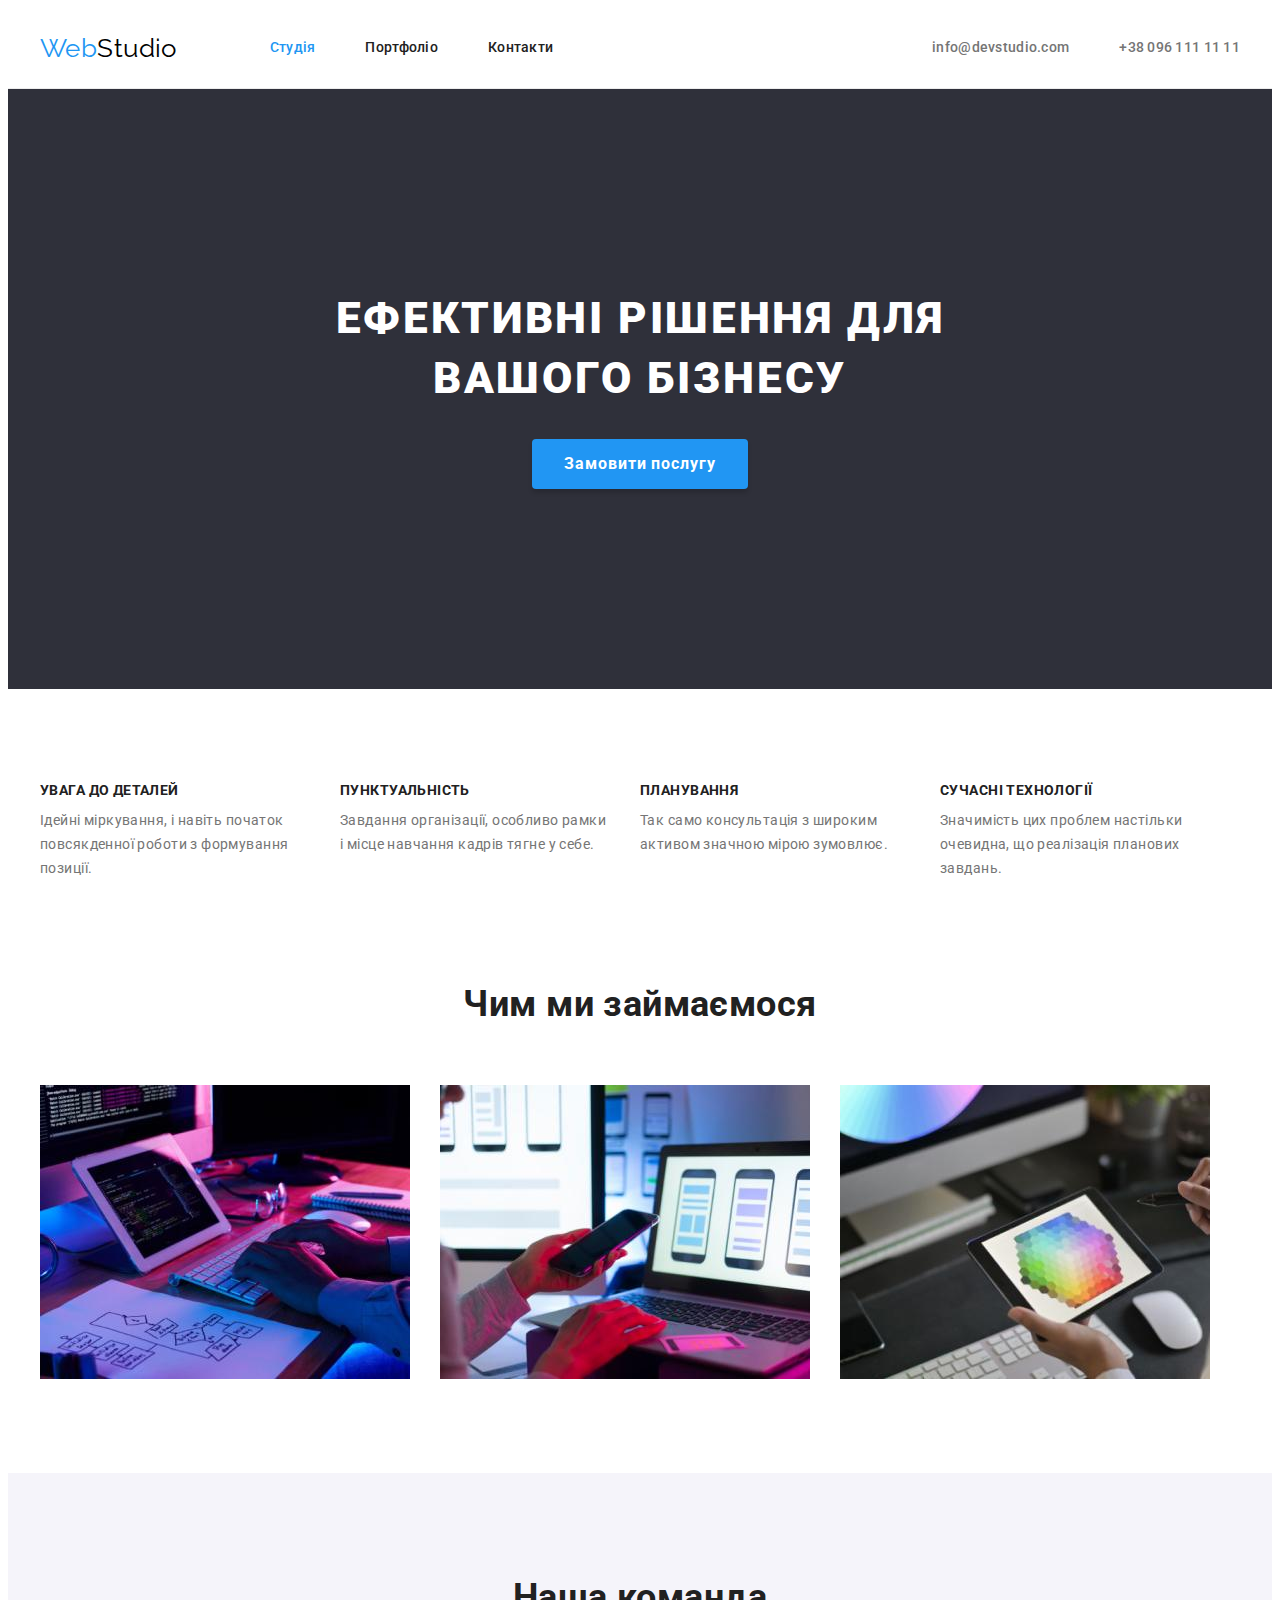
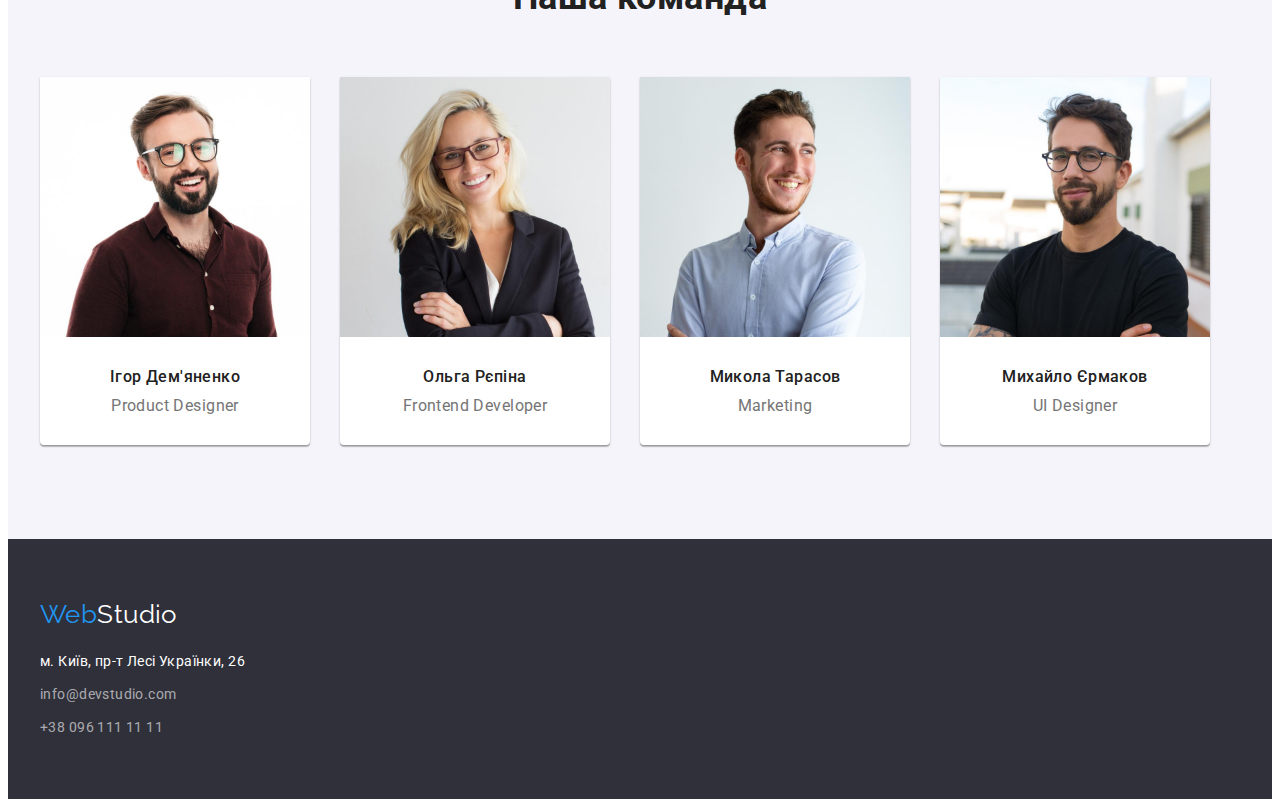
<file: index.html>
<!DOCTYPE html>
<html lang="uk">
  <head>
    <meta charset="UTF-8" />
    <meta http-equiv="X-UA-Compatible" content="IE=edge" />
    <meta name="viewport" content="width=device-width, initial-scale=1.0" />
    <title>Web Studio</title>
    <link rel="preconnect" href="https://fonts.googleapis.com" />
    <link rel="preconnect" href="https://fonts.gstatic.com" crossorigin />
    <link
      href="https://fonts.googleapis.com/css2?family=Raleway:wght@700&family=Roboto:wght@400;500;700;900&display=swap"
      rel="stylesheet"
    />
    <link
      rel="stylesheet"
      href="https://cdnjs.cloudflare.com/ajax/libs/modern-normalize/1.1.0/modern-normalize.min.css"
      integrity="sha512-wpPYUAdjBVSE4KJnH1VR1HeZfpl1ub8YT/NKx4PuQ5NmX2tKuGu6U/JRp5y+Y8XG2tV+wKQpNHVUX03MfMFn9Q=="
      crossorigin="anonymous"
      referrerpolicy="no-referrer"
    />
    <link rel="stylesheet" href="css/styles.css" />
  </head>
  <body>
    <!-- Шапка сайта -->
    <header class="page-header">
      <div class="container">
        <!-- Лого -->
        <a href="index.html" lang="en" class="logo link"
          >Web<span class="logo-header">Studio</span></a
        >
        <!-- Навигация -->
        <nav class="site-nav">
          <ul class="nav-list list">
            <li class="nav-item">
              <a href="index.html" class="nav-link link current-page">Студія</a>
            </li>
            <li class="nav-item">
              <a href="portfolio.html" class="nav-link link">Портфоліо</a>
            </li>
            <li class="nav-item">
              <a href="" class="nav-link link">Контакти</a>
            </li>
          </ul>
        </nav>
        <!-- Контакты -->
        <ul class="header-contact-list list">
          <li class="header-contact-item">
            <a href="mailto:info@devstudio.com" class="header-contact link">info@devstudio.com</a>
          </li>
          <li class="header-contact-item">
            <a href="tel:+380961111111" class="header-contact link">+38 096 111 11 11</a>
          </li>
        </ul>
      </div>
    </header>
    <!-- Контент страницы -->
    <main class="main-page">
      <!-- Хиро -->
      <section class="hero section">
        <div class="container">
          <h1 class="hero-title title">Ефективні рішення для вашого бізнесу</h1>
          <button type="button" class="hero-button btn">Замовити послугу</button>
        </div>
      </section>
      <!-- Особенности -->
      <section class="features section">
        <div class="container">
          <h2 class="visually-hidden title">Особливості</h2>
          <ul class="features-list list">
            <li class="features-item">
              <h3 class="features-title title">УВАГА ДО ДЕТАЛЕЙ</h3>
              <p class="features-text">
                Ідейні міркування, і навіть початок повсякденної роботи з формування позиції.
              </p>
            </li>
            <li class="features-item">
              <h3 class="features-title title">ПУНКТУАЛЬНІСТЬ</h3>
              <p class="features-text">
                Завдання організації, особливо рамки і місце навчання кадрів тягне у себе.
              </p>
            </li>
            <li class="features-item">
              <h3 class="features-title title">ПЛАНУВАННЯ</h3>
              <p class="features-text">
                Так само консультація з широким активом значною мірою зумовлює.
              </p>
            </li>
            <li class="features-item">
              <h3 class="features-title title">СУЧАСНІ ТЕХНОЛОГІЇ</h3>
              <p class="features-text">
                Значимість цих проблем настільки очевидна, що реалізація планових завдань.
              </p>
            </li>
          </ul>
        </div>
      </section>
      <!-- Чем занимаемся -->
      <section class="our-works section section-no-padding">
        <div class="container">
          <h2 class="works-title title">Чим ми займаємося</h2>
          <ul class="works-list list">
            <li class="works-item">
              <img src="./images/work1.jpg" alt="розробляємо" width="370" class="works-img" />
            </li>
            <li class="works-item">
              <img src="./images/work2.jpg" alt="адаптуємо" width="370" class="works-img" />
            </li>
            <li class="works-item">
              <img src="./images/work3.jpg" alt="малюємо" width="370" class="works-img" />
            </li>
          </ul>
        </div>
      </section>
      <!-- Наша Команда -->
      <section class="team section">
        <div class="container">
          <h2 class="team-title title">Наша команда</h2>
          <ul class="teammate-list list">
            <li class="teammate-card">
              <img src="./images/team1.jpg" alt="ігор" width="270" class="teammate-photo" />
              <h3 class="teammate-name title">Ігор Дем'яненко</h3>
              <p class="teammate-position">Product Designer</p>
            </li>
            <li class="teammate-card">
              <img src="./images/team2.jpg" alt="ольга" width="270" class="teammate-photo" />
              <h3 class="teammate-name title">Ольга Рєпіна</h3>
              <p class="teammate-position">Frontend Developer</p>
            </li>
            <li class="teammate-card">
              <img src="./images/team3.jpg" alt="микола" width="270" class="teammate-photo" />
              <h3 class="teammate-name title">Микола Тарасов</h3>
              <p class="teammate-position">Marketing</p>
            </li>
            <li class="teammate-card">
              <img src="./images/team4.jpg" alt="михайло" width="270" class="teammate-photo" />
              <h3 class="teammate-name title">Михайло Єрмаков</h3>
              <p class="teammate-position">UI Designer</p>
            </li>
          </ul>
        </div>
      </section>
    </main>
    <!-- Подвал -->
    <footer class="page-footer">
      <div class="container">
        <!-- Лого -->
        <a href="index.html" lang="en" class="logo link"
          >Web<span class="logo-footer">Studio</span></a
        >
        <!-- Адрес и контакты -->
        <address class="footer-address">
          <ul class="footer-contact-list list">
            <li class="footer-contact-item">
              <a
                href="https://goo.gl/maps/pj5dTkwZmLneym9N6"
                target="_blank"
                rel="noopener nofollow noreferrer"
                class="contact-address link"
                >м. Київ, пр-т Лесі Українки, 26</a
              >
            </li>
            <li class="footer-contact-item">
              <a href="mailto:info@devstudio.com" class="footer-contact link">info@devstudio.com</a>
            </li>
            <li class="footer-contact-item">
              <a href="tel:+380961111111" class="footer-contact link">+38 096 111 11 11</a>
            </li>
          </ul>
        </address>
      </div>
    </footer>
  </body>
</html>
</file>
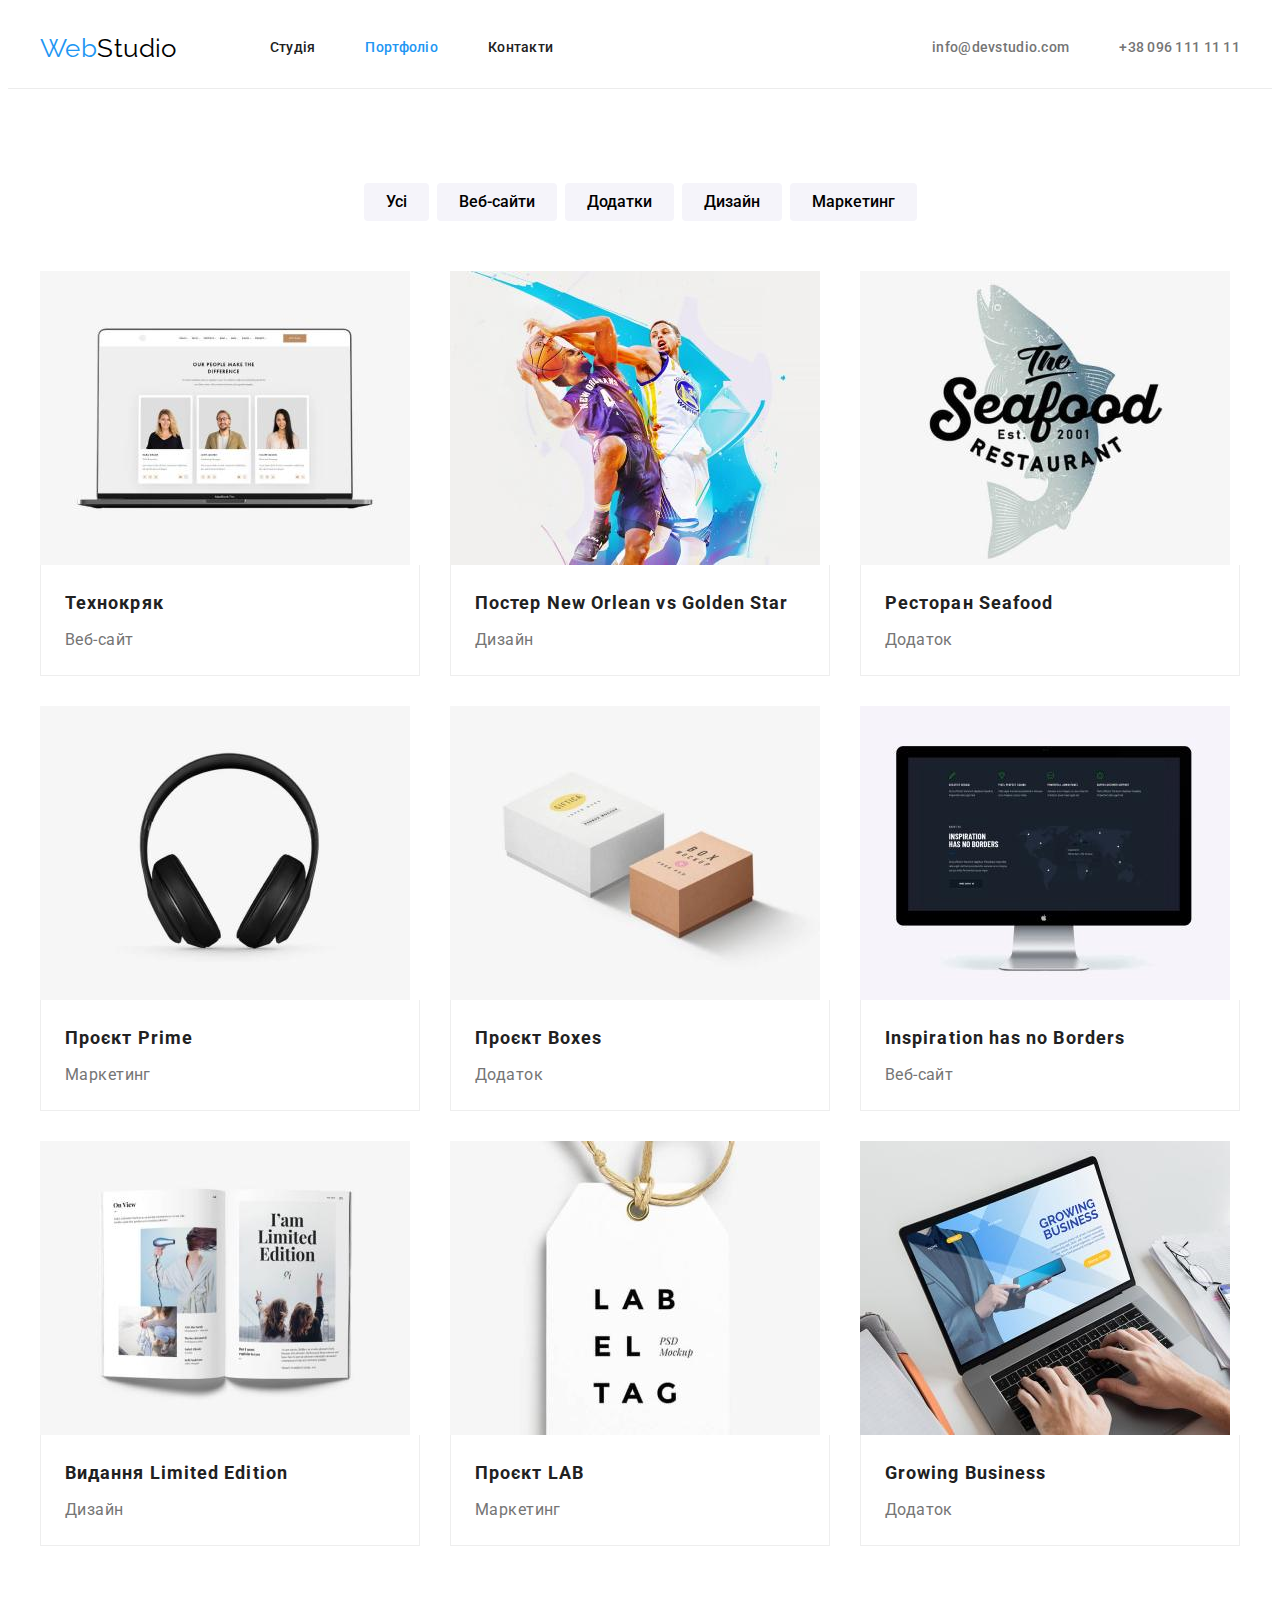
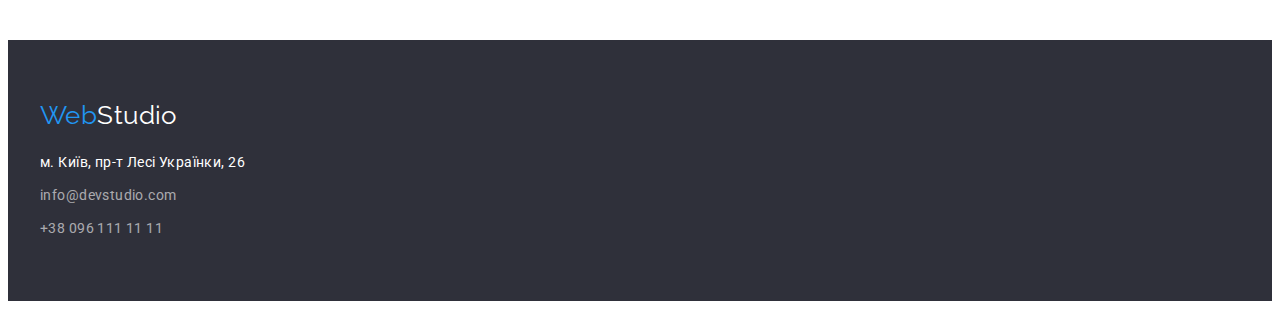
<file: portfolio.html>
<!DOCTYPE html>
<html lang="uk">
  <head>
    <meta charset="UTF-8" />
    <meta http-equiv="X-UA-Compatible" content="IE=edge" />
    <meta name="viewport" content="width=device-width, initial-scale=1.0" />
    <title>Web Studio</title>
    <link rel="preconnect" href="https://fonts.googleapis.com" />
    <link rel="preconnect" href="https://fonts.gstatic.com" crossorigin />
    <link
      href="https://fonts.googleapis.com/css2?family=Raleway:wght@700&family=Roboto:wght@400;500;700;900&display=swap"
      rel="stylesheet"
    />
    <link
      rel="stylesheet"
      href="https://cdnjs.cloudflare.com/ajax/libs/modern-normalize/1.1.0/modern-normalize.min.css"
      integrity="sha512-wpPYUAdjBVSE4KJnH1VR1HeZfpl1ub8YT/NKx4PuQ5NmX2tKuGu6U/JRp5y+Y8XG2tV+wKQpNHVUX03MfMFn9Q=="
      crossorigin="anonymous"
      referrerpolicy="no-referrer"
    />
    <link rel="stylesheet" href="css/styles.css" />
  </head>
  <body>
    <!-- Шапка сайта -->
    <header class="page-header">
      <div class="container">
        <!-- Лого -->
        <a href="index.html" lang="en" class="logo link"
          >Web<span class="logo-header">Studio</span></a
        >
        <!-- Навигация -->
        <nav class="site-nav">
          <ul class="nav-list list">
            <li class="nav-item">
              <a href="index.html" class="nav-link link">Студія</a>
            </li>
            <li class="nav-item">
              <a href="portfolio.html" class="nav-link link current-page">Портфоліо</a>
            </li>
            <li class="nav-item">
              <a href="" class="nav-link link">Контакти</a>
            </li>
          </ul>
        </nav>
        <!-- Контакты -->
        <ul class="header-contact-list list">
          <li class="header-contact-item">
            <a href="mailto:info@devstudio.com" class="header-contact link">info@devstudio.com</a>
          </li>
          <li class="header-contact-item">
            <a href="tel:+380961111111" class="header-contact link">+38 096 111 11 11</a>
          </li>
        </ul>
      </div>
    </header>
    <!-- Контент страницы -->
    <main class="main-page">
      <!-- Портфолио -->
      <section class="portfolio section">
        <div class="container">
          <h1 class="visually-hidden title">Портфоліо</h1>
          <!-- Фильтр -->
          <ul class="filter-list list">
            <li class="filter-item">
              <button type="button" class="filter-button btn">Усі</button>
            </li>
            <li class="filter-item">
              <button type="button" class="filter-button btn">Веб-сайти</button>
            </li>
            <li class="filter-item">
              <button type="button" class="filter-button btn">Додатки</button>
            </li>
            <li class="filter-item">
              <button type="button" class="filter-button btn">Дизайн</button>
            </li>
            <li class="filter-item">
              <button type="button" class="filter-button btn">Маркетинг</button>
            </li>
          </ul>
          <!-- Карточки работ -->
          <ul class="portfolio-cards list">
            <li class="card">
              <a href="" class="card-link link">
                <img src="./images/img_1.jpg" alt="" class="card-photo" width="370" />
                <div class="card-info">
                  <h2 class="card-title title">Технокряк</h2>
                  <p class="card-subtitle">Веб-сайт</p>
                </div>
              </a>
            </li>
            <li class="card">
              <a href="" class="card-link link">
                <img src="./images/img_2.jpg" alt="" class="card-photo" width="370" />
                <div class="card-info">
                  <h2 class="card-title title">
                    Постер <span lang="en">New Orlean vs Golden Star</span>
                  </h2>
                  <p class="card-subtitle">Дизайн</p>
                </div>
              </a>
            </li>
            <li class="card">
              <a href="" class="card-link link">
                <img src="./images/img_3.jpg" alt="" class="card-photo" width="370" />
                <div class="card-info">
                  <h2 class="card-title title">Ресторан <span lang="en">Seafood</span></h2>
                  <p class="card-subtitle">Додаток</p>
                </div>
              </a>
            </li>
            <li class="card">
              <a href="" class="card-link link">
                <img src="./images/img_4.jpg" alt="" class="card-photo" width="370" />
                <div class="card-info">
                  <h2 class="card-title title">Проєкт <span lang="en">Prime</span></h2>
                  <p class="card-subtitle">Маркетинг</p>
                </div>
              </a>
            </li>
            <li class="card">
              <a href="" class="card-link link">
                <img src="./images/img_5.jpg" alt="" class="card-photo" width="370" />
                <div class="card-info">
                  <h2 class="card-title title">Проєкт <span lang="en">Boxes</span></h2>
                  <p class="card-subtitle">Додаток</p>
                </div>
              </a>
            </li>
            <li class="card">
              <a href="" class="card-link link">
                <img src="./images/img_6.jpg" alt="" class="card-photo" width="370" />
                <div class="card-info">
                  <h2 class="card-title title">
                    <span lang="en">Inspiration has no Borders</span>
                  </h2>
                  <p class="card-subtitle">Веб-сайт</p>
                </div>
              </a>
            </li>
            <li class="card">
              <a href="" class="card-link link">
                <img src="./images/img_7.jpg" alt="" class="card-photo" width="370" />
                <div class="card-info">
                  <h2 class="card-title title">Видання <span lang="en">Limited Edition</span></h2>
                  <p class="card-subtitle">Дизайн</p>
                </div>
              </a>
            </li>
            <li class="card">
              <a href="" class="card-link link">
                <img src="./images/img_8.jpg" alt="" class="card-photo" width="370" />
                <div class="card-info">
                  <h2 class="card-title title">Проєкт <span lang="en">LAB</span></h2>
                  <p class="card-subtitle">Маркетинг</p>
                </div>
              </a>
            </li>
            <li class="card">
              <a href="" class="card-link link">
                <img src="./images/img_9.jpg" alt="" class="card-photo" width="370" />
                <div class="card-info">
                  <h2 class="card-title title"><span lang="en">Growing Business</span></h2>
                  <p class="card-subtitle">Додаток</p>
                </div>
              </a>
            </li>
          </ul>
        </div>
      </section>
    </main>
    <!-- Подвал -->
    <footer class="page-footer">
      <div class="container">
        <!-- Лого -->
        <a href="index.html" lang="en" class="logo link"
          >Web<span class="logo-footer">Studio</span></a
        >
        <!-- Адрес и контакты -->
        <address class="footer-address">
          <ul class="footer-contact-list list">
            <li class="footer-contact-item">
              <a
                href="https://goo.gl/maps/pj5dTkwZmLneym9N6"
                target="_blank"
                rel="noopener nofollow noreferrer"
                class="contact-address link"
                >м. Київ, пр-т Лесі Українки, 26</a
              >
            </li>
            <li class="footer-contact-item">
              <a href="mailto:info@devstudio.com" class="footer-contact link">info@devstudio.com</a>
            </li>
            <li class="footer-contact-item">
              <a href="tel:+380961111111" class="footer-contact link">+38 096 111 11 11</a>
            </li>
          </ul>
        </address>
      </div>
    </footer>
  </body>
</html>
</file>
<file: css/styles.css>
:root {
  --primary-color: #757575;
  --secondary-color: #ffffff;
  --title-color: #212121;
  --accent-color: #2196f3;
  --primary-background-color: #2f303a;
  --secondary-background-color: #f5f4fa;
  --header-logo-color: #000000;
  --footer-contact-color: rgba(255, 255, 255, 0.6);
  --hero-hover-btn-color: #188ce8;
  --border-header-color: #ececec;
  --border-card-color: #eeeeee;
}

/* Reset */

p,
h1,
h2,
h3,
h4,
h5,
h6 {
  margin: 0;
}

ul,
ol {
  margin: 0;
  padding-left: 0;
}

button {
  cursor: pointer;
}

/* ---------UTILITY--------- */

body {
  font-family: 'Roboto', sans-serif;
  color: var(--primary-color);
  background-color: var(--secondary-color);
  font-size: 14px;
  line-height: 1.71;
  letter-spacing: 0.03em;
}

.container {
  width: 1200px;
  padding: 0 15px;
  margin: 0 auto;
  /* outline: 1px solid tomato; */
}

.section {
  padding: 94px 0;
}

.link {
  text-decoration: none;
}

.title {
  color: var(--title-color);
}

.list {
  list-style: none;
}

.btn {
  font-family: inherit;
  background-color: transparent;
  border: none;
  cursor: pointer;
}

.footer-address {
  font-style: normal;
}

.visually-hidden {
  position: absolute;
  width: 1px;
  height: 1px;
  margin: -1px;
  border: 0;
  padding: 0;
  white-space: nowrap;
  overflow: hidden;
}
/* ---------HEADER--------- */

.page-header {
  border-bottom: 1px solid var(--border-header-color);
}

.page-header .container {
  display: flex;
  align-items: center;
}

/* LOGO */

.logo {
  font-family: 'Raleway', sans-serif;
  font-size: 26px;
  line-height: 1.19;
  color: var(--accent-color);
}

.logo:visited {
  color: var(--accent-color);
}

.logo-header {
  color: var(--header-logo-color);
}

.logo-footer {
  color: var(--secondary-color);
}

/* NAVIGATION */

.site-nav {
  margin-left: 93px;
}

.nav-list {
  display: flex;
}

.nav-item:not(:last-child) {
  margin-right: 50px;
}

.nav-link:link,
.nav-link:visited,
.nav-link:active {
  font-weight: 500;
  line-height: 1.14;
  letter-spacing: 0.02em;
  color: var(--title-color);
}
.nav-link:hover,
.nav-link:focus {
  color: var(--accent-color);
}

.nav-item > .current-page {
  color: var(--accent-color);
}

.nav-item a {
  display: block;
  padding: 32px 0;
}

/* CONTACTS */

.header-contact-list {
  display: flex;
  margin-left: auto;
}

.header-contact-item:not(:last-child) {
  margin-right: 50px;
}

.header-contact:link,
.header-contact:visited,
.header-contact:active {
  font-weight: 500;
  line-height: 1.14;
  letter-spacing: 0.02em;
  color: var(--primary-color);
}
.header-contact:hover,
.header-contact:focus {
  color: var(--accent-color);
}

/* ---------SECTIONS--------- */

/* HERO */

.hero {
  background-color: var(--primary-background-color);
  padding: 200px 0;
  text-align: center;
}

.hero-title {
  font-weight: 900;
  font-size: 44px;
  line-height: 1.36;
  letter-spacing: 0.06em;
  text-transform: uppercase;
  color: var(--secondary-color);
  margin-right: auto;
  margin-left: auto;
  margin-bottom: 30px;
  max-width: 696px;
}

.hero-button {
  background-color: var(--accent-color);
  color: var(--secondary-color);
  font-weight: 700;
  font-size: 16px;
  line-height: 1.88;
  letter-spacing: 0.06em;
  box-shadow: 0px 4px 4px rgba(0, 0, 0, 0.15);
  border-radius: 4px;
  padding: 10px 32px;
}

.hero-button:hover,
.hero-button:focus {
  background-color: var(--hero-hover-btn-color);
}

/* FEATURES */

.features {
  padding: 94px 0;
}

.features-list {
  display: flex;
}

.features-item {
  width: 270px;
}

.features-item:not(:last-child) {
  margin-right: 30px;
}

.features-title {
  font-weight: 700;
  font-size: 14px;
  line-height: 1.14;
  text-transform: uppercase;

  margin-bottom: 10px;
}

/* OUR WORKS */

.our-works {
  text-align: center;
}

.works-list {
  display: flex;
}

.section-no-padding {
  padding-top: 0;
}

.works-title {
  margin-bottom: 50px;

  font-weight: 700;
  font-size: 36px;
  line-height: 1.67;
}
.works-item:not(:last-child) {
  margin-right: 30px;
}

.works-img {
  display: block;
}

/* OUR TEAM */

.team {
  text-align: center;
}

.team {
  background-color: var(--secondary-background-color);
}

.team-title {
  margin-bottom: 50px;

  font-weight: 700;
  font-size: 36px;
  line-height: 1.67;
}

.teammate-list {
  display: flex;
}

.teammate-card {
  min-width: 270px;

  background-color: var(--secondary-color);
  box-shadow: 0px 1px 3px rgba(0, 0, 0, 0.12), 0px 1px 1px rgba(0, 0, 0, 0.14),
    0px 2px 1px rgba(0, 0, 0, 0.2);
  border-radius: 0px 0px 4px 4px;
}

.teammate-card:not(:last-child) {
  margin-right: 30px;
}

.teammate-photo {
  display: block;
  margin-bottom: 30px;
}

.teammate-name {
  margin-bottom: 10px;

  font-weight: 500;
  font-size: 16px;
  line-height: 1.19;
  text-align: center;
}

.teammate-position {
  padding-bottom: 30px;

  font-size: 16px;
  line-height: 1.19;
  text-align: center;
}

/* PORTFOLIO */

/* PORTFOLIO FILTER */

.filter-list {
  display: flex;
  justify-content: center;
  margin-bottom: 50px;
}

.filter-item:not(:last-child) {
  margin-right: 8px;
}

.filter-button {
  padding: 6px 22px;

  background-color: var(--secondary-background-color);
  border-radius: 4px;
  font-weight: 500;
  font-size: 16px;
  line-height: 1.62;
}

.filter-button:hover,
.filter-button:focus {
  padding: 6 25px;

  background-color: var(--accent-color);
  color: var(--secondary-color);
  box-shadow: 0px 3px 1px rgba(0, 0, 0, 0.1), 0px 1px 2px rgba(0, 0, 0, 0.08),
    0px 2px 2px rgba(0, 0, 0, 0.12);
}

/* PORTFOLIO CARDS */

.portfolio-cards {
  display: flex;
  flex-wrap: wrap;
}

.card {
  width: calc((100% - 60px) / 3);

  background-color: var(--secondary-color);
}

.card:not(:nth-child(3n)) {
  margin-right: 30px;
}

.card:not(:nth-last-child(-n + 3)) {
  margin-bottom: 30px;
}

.card-photo {
  display: block;
}

.card-info {
  padding: 20px 24px;

  border-left: 1px solid var(--border-card-color);
  border-bottom: 1px solid var(--border-card-color);
  border-right: 1px solid var(--border-card-color);
}

.card-title {
  margin-bottom: 4px;

  font-weight: 700;
  font-size: 18px;
  line-height: 2;
  letter-spacing: 0.06em;
}

.card-subtitle {
  font-size: 16px;
  line-height: 1.88;
}

.card-link:link,
.card-link:visited,
.card-link:active,
.card-link:hover,
.card-link:focus {
  color: inherit;
}

/* ---------FOOTER--------- */

.page-footer {
  background-color: var(--primary-background-color);
  padding: 60px 0;
}

/* ADDRESS */

.page-footer .logo {
  display: inline-block;
  margin-bottom: 20px;
}

.contact-address:link,
.contact-address:visited,
.contact-address:active {
  color: var(--secondary-color);
}
.contact-address:hover,
.contact-address:focus {
  color: var(--accent-color);
}

.footer-contact:link,
.footer-contact:visited,
.footer-contact:active {
  color: var(--footer-contact-color);
}
.footer-contact:hover,
.footer-contact:focus {
  color: var(--accent-color);
}

.footer-contact-item:not(:last-child) {
  margin-bottom: 9px;
}
</file>
